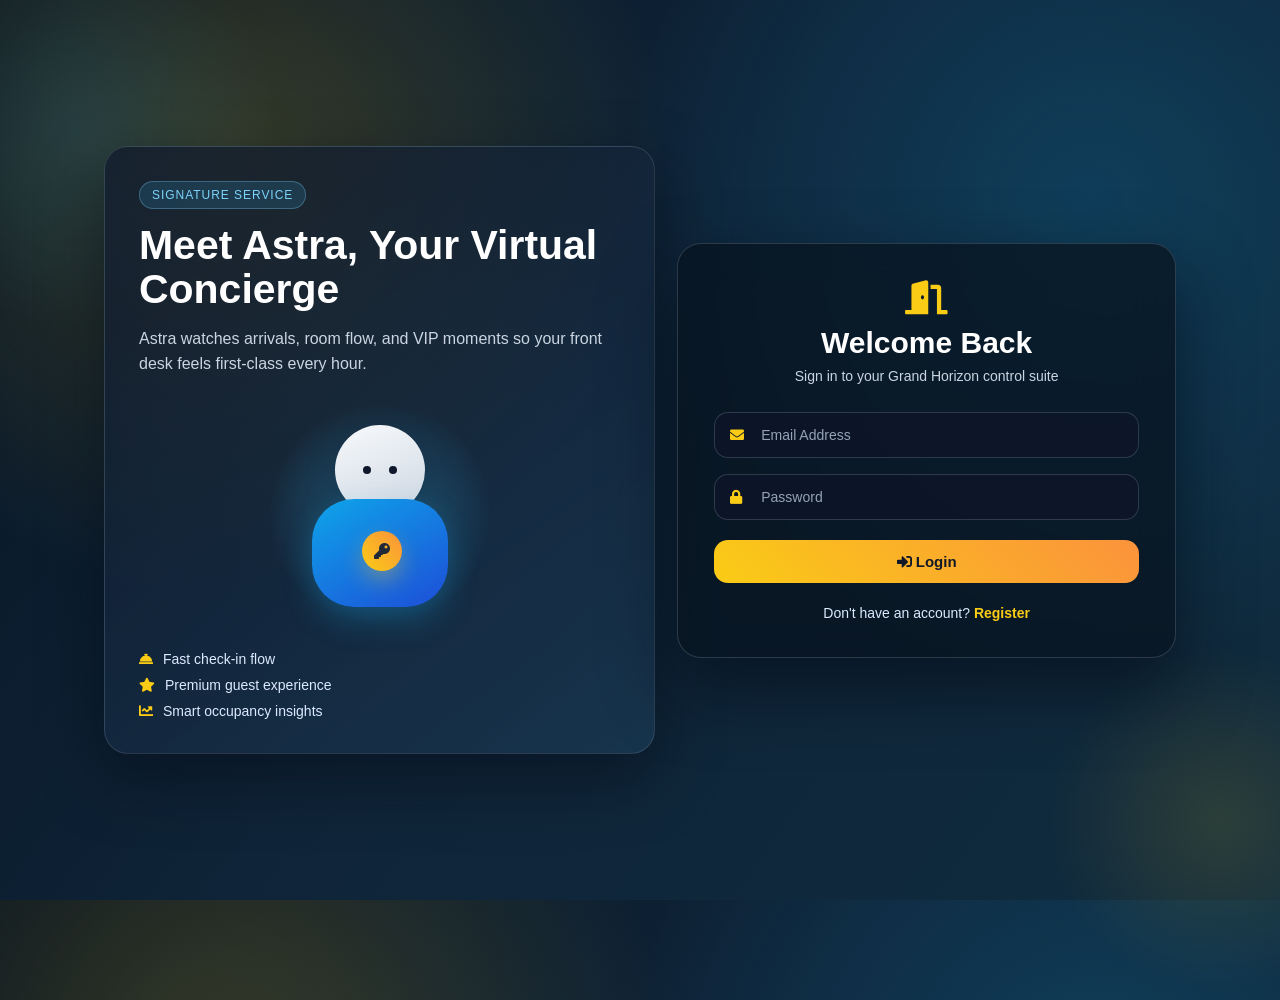
<file: index.html>
<!DOCTYPE html>
<html lang="en">
<head>
<meta charset="UTF-8">
<meta name="viewport" content="width=device-width, initial-scale=1.0">
<title>Dashboard - Grand Horizon</title>

<link rel="stylesheet" href="assests/css/style.css">
<link rel="stylesheet" href="assests/css/fontawesome/css/all.css">

</head>
<body class="dashboard-page" data-protected="true">

<div class="app">

    <aside class="sidebar">

        <div class="logo">
            <i class="fas fa-hotel"></i>
            <span>Grand Horizon</span>
        </div>

        <ul class="menu">
            <li class="active"><a href="index.html"><i class="fas fa-chart-line"></i> Dashboard</a></li>
            <li><a href="rooms.html"><i class="fas fa-bed"></i> Rooms</a></li>
            <li><a href="bookings.html"><i class="fas fa-calendar-check"></i> Bookings</a></li>
            <li><a href="customers.html"><i class="fas fa-users"></i> Customers</a></li>
            <li><a href="settings.html"><i class="fas fa-cog"></i> Settings</a></li>
        </ul>

        <div class="logout">
            <a class="logout-link" href="auth/login.html">
                <i class="fas fa-sign-out-alt"></i> Logout
            </a>
        </div>

    </aside>

    <div class="main">

        <header class="topbar">
            <button id="toggleSidebar"><i class="fas fa-bars"></i></button>
            <h2>Dashboard Overview</h2>
            <div class="topbar-meta" id="liveDateTime">--</div>
        </header>

        <section class="content">
            <div class="dash-bg" aria-hidden="true">
                <span class="orb orb-a"></span>
                <span class="orb orb-b"></span>
                <span class="orb orb-c"></span>
                <span class="grid-lines"></span>
            </div>
            <div class="dashboard-hero">
                <div>
                    <p class="hero-eyebrow">Grand Horizon Control Center</p>
                    <h1>Welcome back, Hotel Admin</h1>
                    <p class="hero-text">Track rooms, bookings, and revenue from one clear dashboard.</p>
                </div>
                <a class="hero-link" href="bookings.html">
                    <i class="fas fa-plus-circle"></i> Create Booking
                </a>
            </div>

            <div class="dashboard-layout">
                <div class="cards">
                    <div class="card">
                        <i class="fas fa-bed"></i>
                        <h3 id="metricRooms">0</h3>
                        <p>Total Rooms</p>
                    </div>

                    <div class="card">
                        <i class="fas fa-calendar-check"></i>
                        <h3 id="metricBookings">0</h3>
                        <p>Active Bookings</p>
                    </div>

                    <div class="card">
                        <i class="fas fa-users"></i>
                        <h3 id="metricCustomers">0</h3>
                        <p>Customers</p>
                    </div>

                    <div class="card">
                        <i class="fas fa-dollar-sign"></i>
                        <h3 id="metricRevenue">$0</h3>
                        <p>Revenue</p>
                    </div>
                </div>

                <div class="panel pulse-panel">
                    <h3 class="panel-title">Today Highlights</h3>
                    <ul class="highlight-list">
                        <li><i class="fas fa-star"></i> VIP arrivals expected: <strong>3</strong></li>
                        <li><i class="fas fa-clock"></i> Check-ins pending: <strong>7</strong></li>
                        <li><i class="fas fa-broom"></i> Rooms to service: <strong>5</strong></li>
                        <li><i class="fas fa-bell"></i> Front desk alerts: <strong>2</strong></li>
                    </ul>
                    <a class="panel-link" href="rooms.html">Open Room Manager <i class="fas fa-arrow-right"></i></a>
                </div>
            </div>

            <div class="insight-grid">
                <div class="panel insight-panel">
                    <h3 class="panel-title">Performance Snapshot</h3>
                    <div class="kpi-list">
                        <div class="kpi-item">
                            <div class="kpi-head">
                                <span>Occupancy</span>
                                <strong id="insightOccupancy">0%</strong>
                            </div>
                            <div class="kpi-track"><span id="insightOccupancyBar"></span></div>
                        </div>
                        <div class="kpi-item">
                            <div class="kpi-head">
                                <span>VIP Guests</span>
                                <strong id="insightVip">0%</strong>
                            </div>
                            <div class="kpi-track"><span id="insightVipBar"></span></div>
                        </div>
                        <div class="kpi-item">
                            <div class="kpi-head">
                                <span>Avg. Stay</span>
                                <strong id="insightStay">0 nights</strong>
                            </div>
                            <div class="kpi-track"><span id="insightStayBar"></span></div>
                        </div>
                    </div>
                </div>

                <div class="panel">
                    <h3 class="panel-title">Recent Bookings</h3>
                    <table class="table compact-table">
                        <thead>
                            <tr>
                                <th>ID</th>
                                <th>Guest</th>
                                <th>Room</th>
                                <th>Check-in</th>
                            </tr>
                        </thead>
                        <tbody id="recentBookingsBody"></tbody>
                    </table>
                </div>
            </div>

        </section>

    </div>

</div>

<script src="js/auth.js"></script>
<script src="js/apps.js"></script>

</body>
</html>
</file>
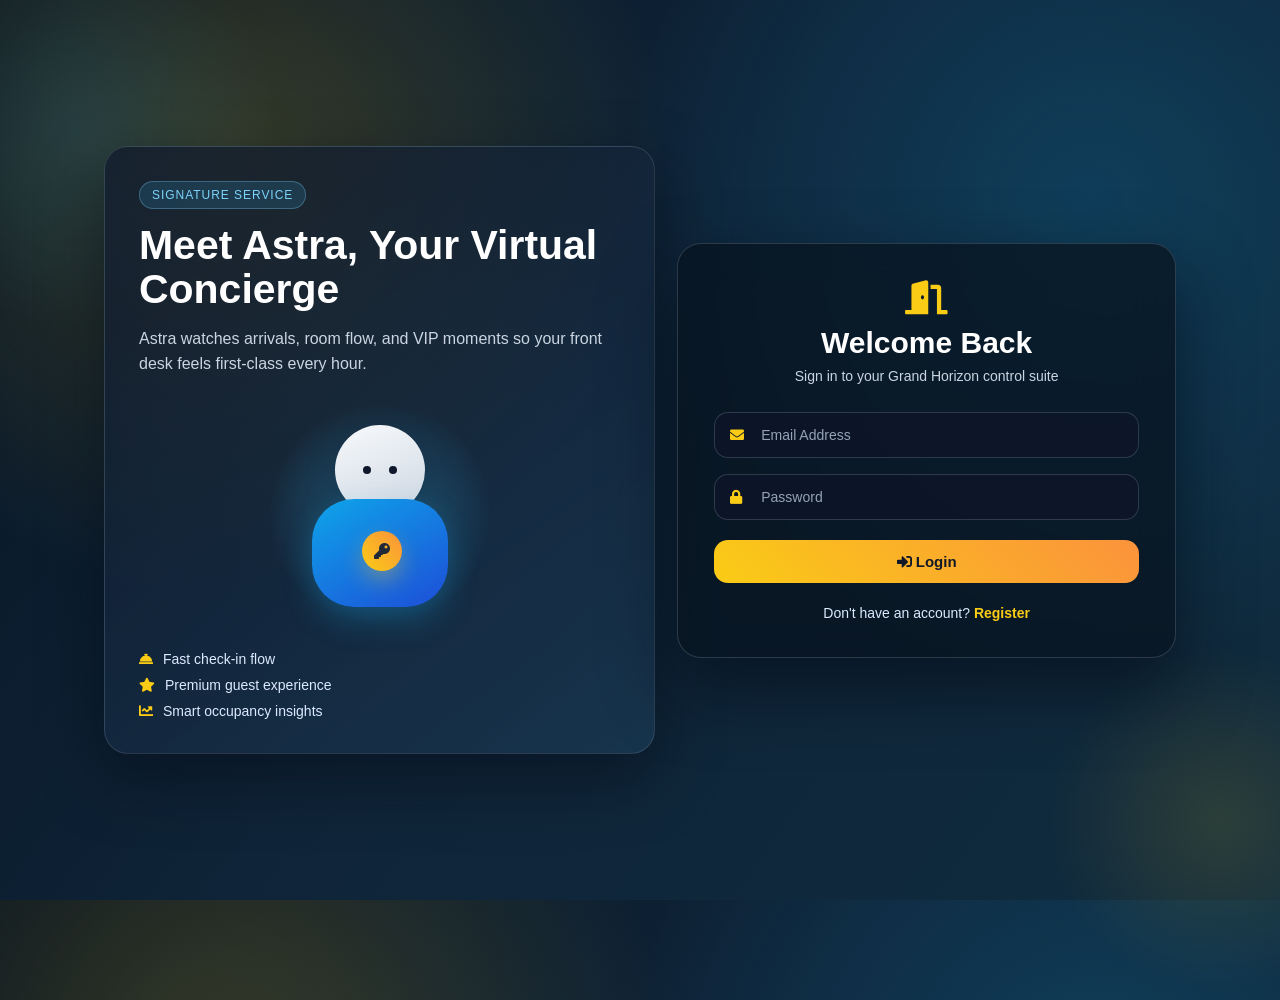
<file: bookings.html>
<!DOCTYPE html>
<html lang="en">
<head>
<meta charset="UTF-8">
<meta name="viewport" content="width=device-width, initial-scale=1.0">
<title>Bookings - Grand Horizon</title>
<link rel="stylesheet" href="assests/css/style.css">
<link rel="stylesheet" href="assests/css/fontawesome/css/all.css">
</head>
<body data-protected="true">
<div class="app">
    <aside class="sidebar">
        <div class="logo">
            <i class="fas fa-hotel"></i>
            <span>Grand Horizon</span>
        </div>

        <ul class="menu">
            <li><a href="index.html"><i class="fas fa-chart-line"></i> Dashboard</a></li>
            <li><a href="rooms.html"><i class="fas fa-bed"></i> Rooms</a></li>
            <li class="active"><a href="bookings.html"><i class="fas fa-calendar-check"></i> Bookings</a></li>
            <li><a href="customers.html"><i class="fas fa-users"></i> Customers</a></li>
            <li><a href="settings.html"><i class="fas fa-cog"></i> Settings</a></li>
        </ul>

        <div class="logout">
            <a class="logout-link" href="auth/login.html"><i class="fas fa-sign-out-alt"></i> Logout</a>
        </div>
    </aside>

    <div class="main">
        <header class="topbar">
            <button id="toggleSidebar"><i class="fas fa-bars"></i></button>
            <h2>Bookings</h2>
        </header>

        <section class="content">
            <div class="page-header">
                <div class="section-intro">
                    <p class="section-kicker">Front Desk</p>
                    <h3 class="section-title">Reservations</h3>
                    <p class="section-note">Control guest stays, avoid conflicts, and keep occupancy smooth.</p>
                </div>
                <div class="stat-strip">
                    <span class="stat-chip"><i class="fas fa-calendar-check"></i> Booking Flow</span>
                    <span class="stat-chip"><i class="fas fa-shield"></i> Conflict Guard</span>
                </div>
            </div>

            <div class="panel">
                <div class="panel-head">
                    <h4>Reservation Desk</h4>
                    <p>Assign guest and room, then set the stay period.</p>
                </div>

                <div class="toolbar-row">
                    <input id="bookingsSearch" type="text" placeholder="Search booking ID, guest, or room">
                    <span class="stat-chip"><i class="fas fa-filter"></i> Live Search</span>
                </div>

                <form id="bookingForm" class="inline-form">
                    <input id="bookingEditId" type="hidden">
                    <select id="bookingCustomer" required>
                        <option value="">Customer</option>
                    </select>
                    <select id="bookingRoom" required>
                        <option value="">Room</option>
                    </select>
                    <input id="bookingCheckIn" type="date" required>
                    <input id="bookingCheckOut" type="date" required>
                    <button id="bookingSubmitBtn" type="submit" class="primary-btn">New Booking</button>
                    <button id="bookingCancelBtn" type="button" class="secondary-btn">Cancel</button>
                </form>

                <div class="table-shell">
                    <table class="table">
                        <thead>
                            <tr>
                                <th>Booking ID</th>
                                <th>Guest</th>
                                <th>Room</th>
                                <th>Check-in</th>
                                <th>Check-out</th>
                                <th>Action</th>
                            </tr>
                        </thead>
                        <tbody id="bookingsTableBody"></tbody>
                    </table>
                </div>
            </div>
        </section>
    </div>
</div>

<script src="js/auth.js"></script>
<script src="js/apps.js"></script>
</body>
</html>
</file>
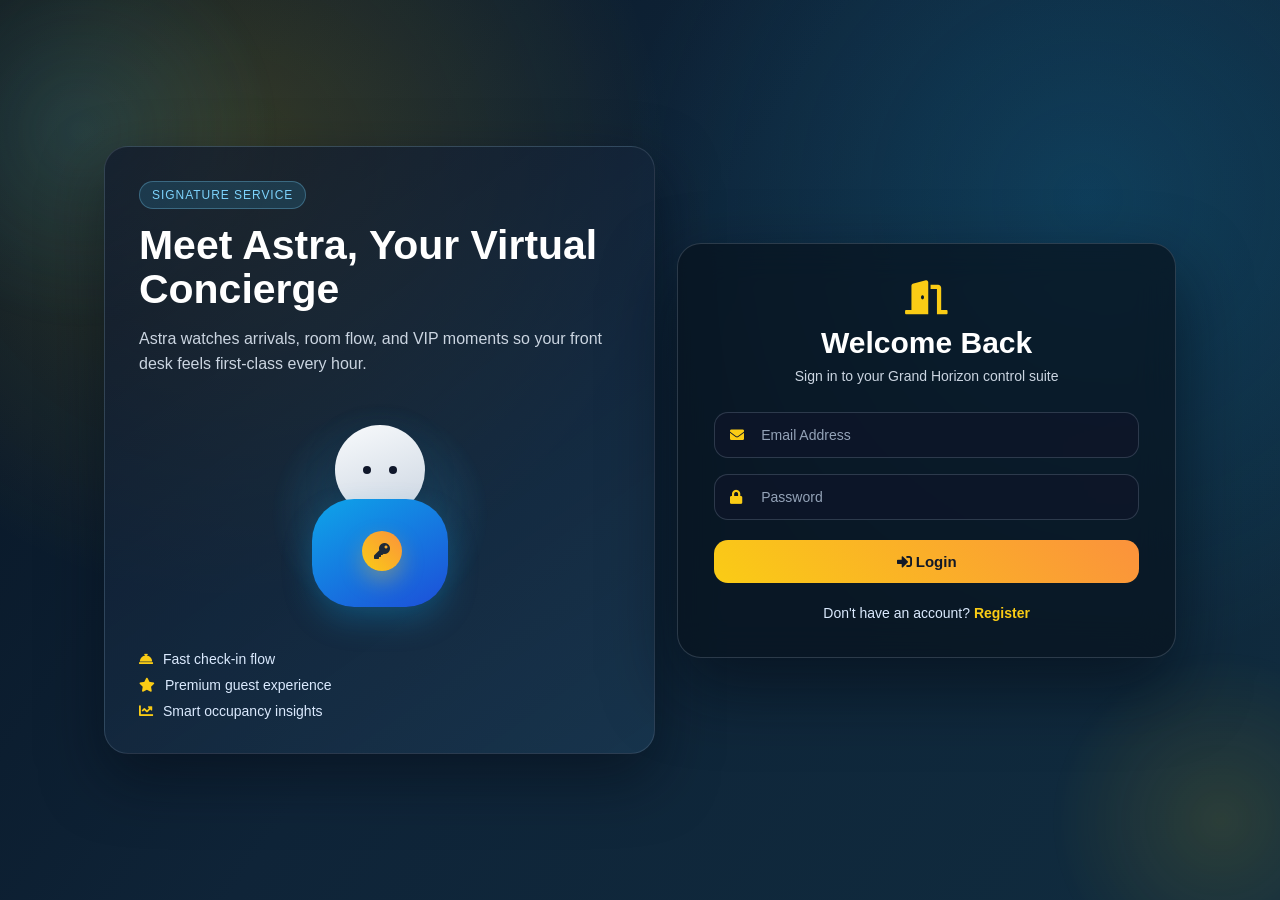
<file: customers.html>
<!DOCTYPE html>
<html lang="en">
<head>
<meta charset="UTF-8">
<meta name="viewport" content="width=device-width, initial-scale=1.0">
<title>Customers - Grand Horizon</title>
<link rel="stylesheet" href="assests/css/style.css">
<link rel="stylesheet" href="assests/css/fontawesome/css/all.css">
</head>
<body data-protected="true">
<div class="app">
    <aside class="sidebar">
        <div class="logo">
            <i class="fas fa-hotel"></i>
            <span>Grand Horizon</span>
        </div>

        <ul class="menu">
            <li><a href="index.html"><i class="fas fa-chart-line"></i> Dashboard</a></li>
            <li><a href="rooms.html"><i class="fas fa-bed"></i> Rooms</a></li>
            <li><a href="bookings.html"><i class="fas fa-calendar-check"></i> Bookings</a></li>
            <li class="active"><a href="customers.html"><i class="fas fa-users"></i> Customers</a></li>
            <li><a href="settings.html"><i class="fas fa-cog"></i> Settings</a></li>
        </ul>

        <div class="logout">
            <a class="logout-link" href="auth/login.html"><i class="fas fa-sign-out-alt"></i> Logout</a>
        </div>
    </aside>

    <div class="main">
        <header class="topbar">
            <button id="toggleSidebar"><i class="fas fa-bars"></i></button>
            <h2>Customers</h2>
        </header>

        <section class="content">
            <div class="page-header">
                <div class="section-intro">
                    <p class="section-kicker">Guests</p>
                    <h3 class="section-title">Guest Directory</h3>
                    <p class="section-note">Maintain your customer list and guest tiers with clean, quick access.</p>
                </div>
                <div class="stat-strip">
                    <span class="stat-chip"><i class="fas fa-users"></i> Guest Records</span>
                    <span class="stat-chip"><i class="fas fa-star"></i> VIP Tracking</span>
                </div>
            </div>

            <div class="panel">
                <div class="panel-head">
                    <h4>Customer Editor</h4>
                    <p>Add guests and maintain contact profiles for repeat bookings.</p>
                </div>

                <div class="toolbar-row">
                    <input id="customersSearch" type="text" placeholder="Search by name, email, or phone">
                    <select id="customersStatusFilter">
                        <option value="">All Status</option>
                        <option>Regular</option>
                        <option>VIP</option>
                    </select>
                </div>

                <form id="customerForm" class="inline-form">
                    <input id="customerEditId" type="hidden">
                    <input id="customerName" type="text" placeholder="Full name" required>
                    <input id="customerEmail" type="email" placeholder="Email" required>
                    <input id="customerPhone" type="text" placeholder="Phone" required>
                    <select id="customerStatus" required>
                        <option value="">Status</option>
                        <option>Regular</option>
                        <option>VIP</option>
                    </select>
                    <button id="customerSubmitBtn" type="submit" class="primary-btn">Add Customer</button>
                    <button id="customerCancelBtn" type="button" class="secondary-btn">Cancel</button>
                </form>

                <div class="table-shell">
                    <table class="table">
                        <thead>
                            <tr>
                                <th>Name</th>
                                <th>Email</th>
                                <th>Phone</th>
                                <th>Status</th>
                                <th>Action</th>
                            </tr>
                        </thead>
                        <tbody id="customersTableBody"></tbody>
                    </table>
                </div>
            </div>
        </section>
    </div>
</div>

<script src="js/auth.js"></script>
<script src="js/apps.js"></script>
</body>
</html>
</file>
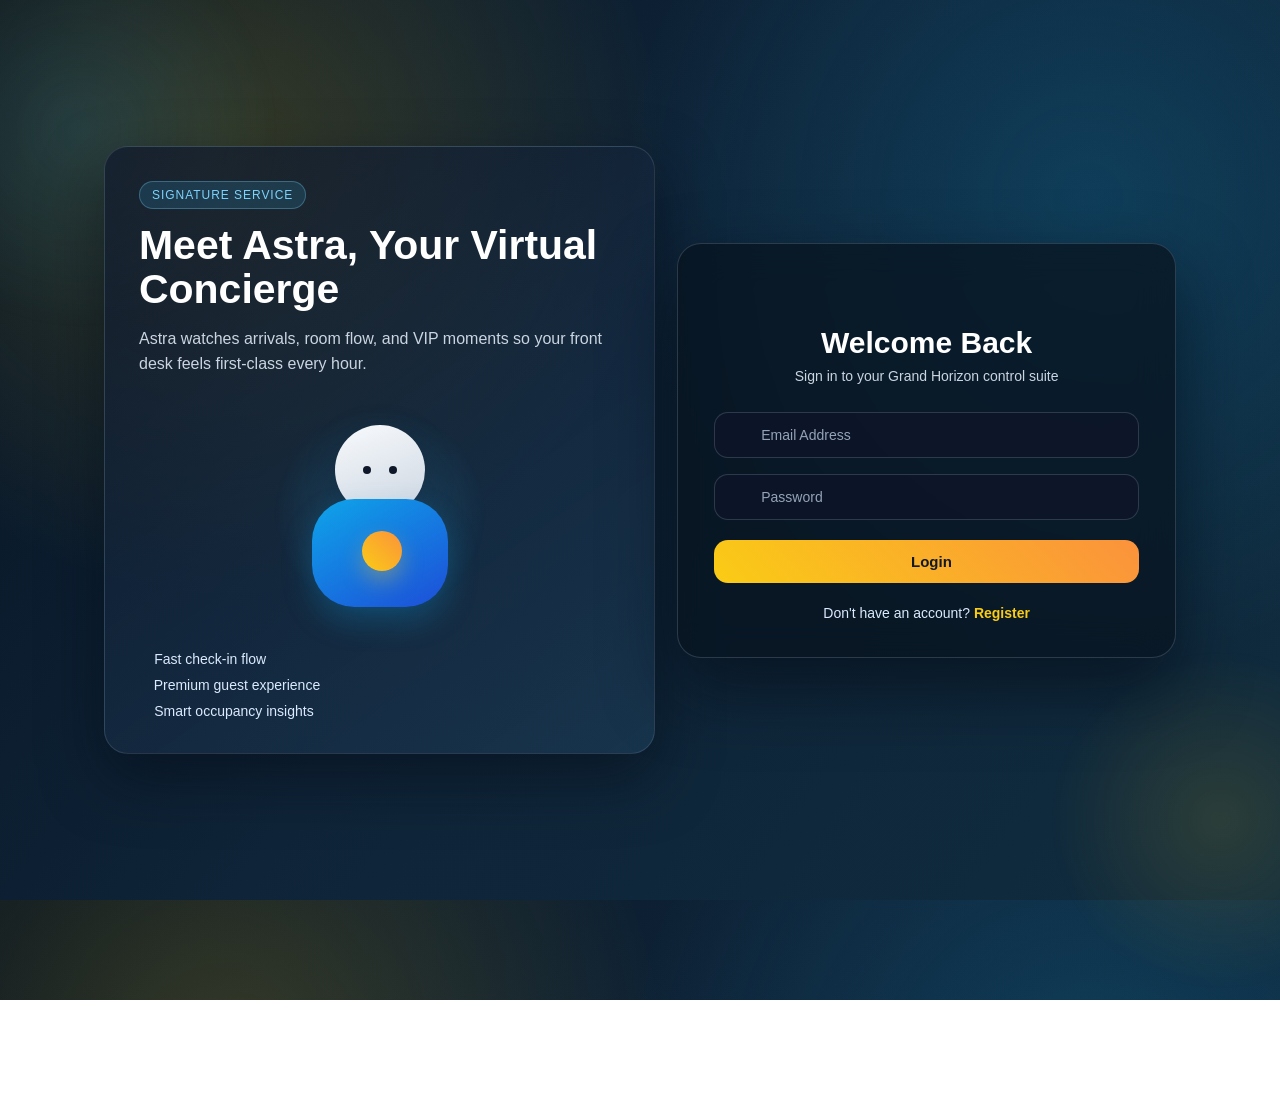
<file: dashboard.html>
<!DOCTYPE html>
<html lang="en">
<head>
<meta charset="UTF-8">
<meta http-equiv="refresh" content="0;url=../index.html">
<title>Redirecting...</title>
</head>
<body>
<p>Redirecting to dashboard...</p>
</body>
</html>
</file>
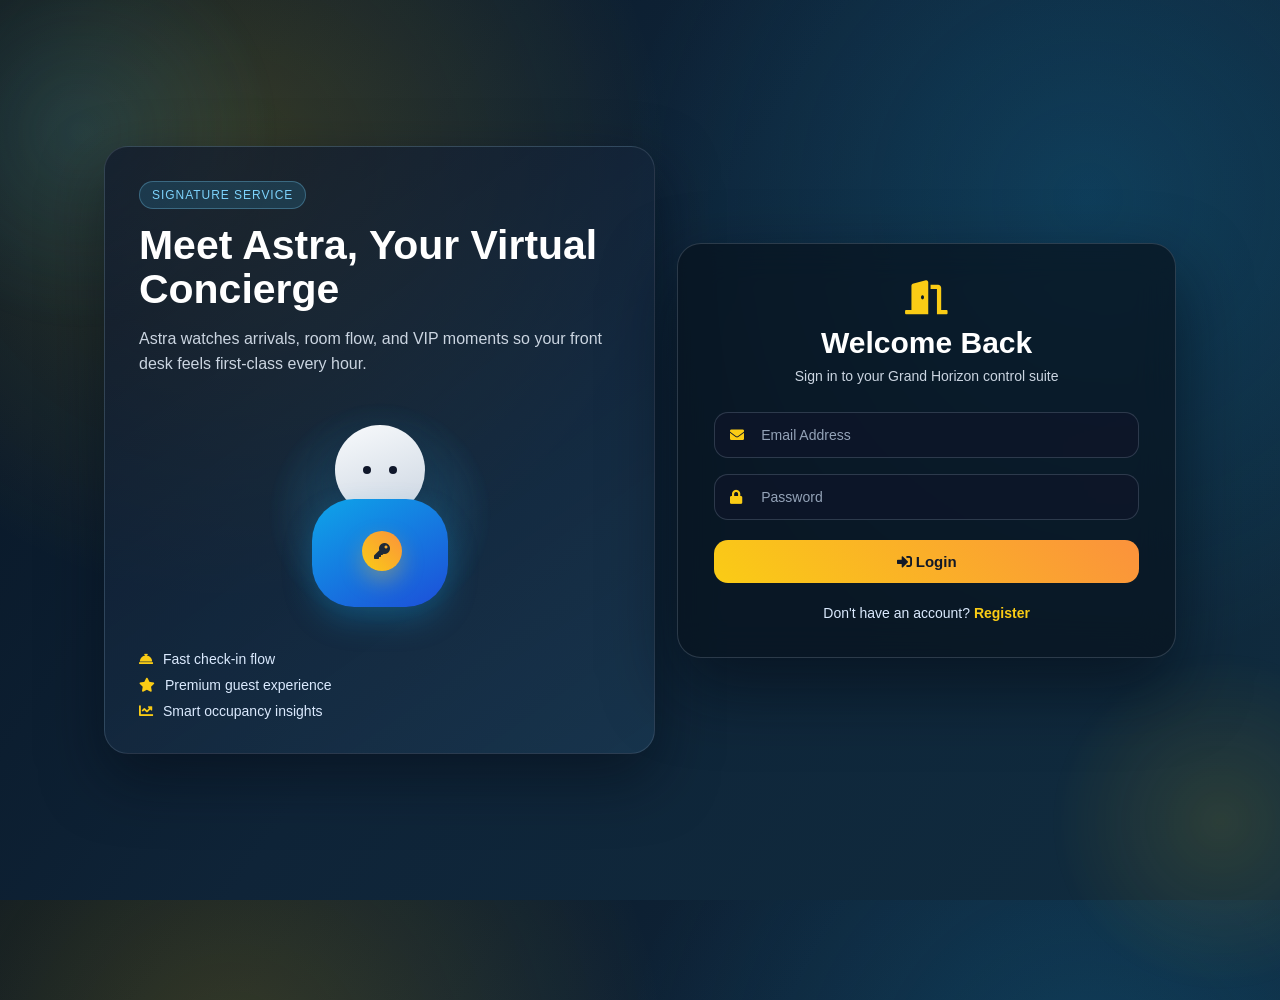
<file: rooms.html>
<!DOCTYPE html>
<html lang="en">
<head>
<meta charset="UTF-8">
<meta name="viewport" content="width=device-width, initial-scale=1.0">
<title>Rooms - Grand Horizon</title>
<link rel="stylesheet" href="assests/css/style.css">
<link rel="stylesheet" href="assests/css/fontawesome/css/all.css">
</head>
<body data-protected="true">
<div class="app">
    <aside class="sidebar">
        <div class="logo">
            <i class="fas fa-hotel"></i>
            <span>Grand Horizon</span>
        </div>

        <ul class="menu">
            <li><a href="index.html"><i class="fas fa-chart-line"></i> Dashboard</a></li>
            <li class="active"><a href="rooms.html"><i class="fas fa-bed"></i> Rooms</a></li>
            <li><a href="bookings.html"><i class="fas fa-calendar-check"></i> Bookings</a></li>
            <li><a href="customers.html"><i class="fas fa-users"></i> Customers</a></li>
            <li><a href="settings.html"><i class="fas fa-cog"></i> Settings</a></li>
        </ul>

        <div class="logout">
            <a class="logout-link" href="auth/login.html"><i class="fas fa-sign-out-alt"></i> Logout</a>
        </div>
    </aside>

    <div class="main">
        <header class="topbar">
            <button id="toggleSidebar"><i class="fas fa-bars"></i></button>
            <h2>Rooms</h2>
        </header>

        <section class="content">
            <div class="page-header">
                <div class="section-intro">
                    <p class="section-kicker">Operations</p>
                    <h3 class="section-title">Room Inventory</h3>
                    <p class="section-note">Manage categories, availability, and nightly pricing in one place.</p>
                </div>
                <div class="stat-strip">
                    <span class="stat-chip"><i class="fas fa-bed"></i> Inventory Board</span>
                    <span class="stat-chip"><i class="fas fa-magic"></i> Smart Status</span>
                </div>
            </div>

            <div class="panel">
                <div class="panel-head">
                    <h4>Room Editor</h4>
                    <p>Create new rooms or update existing ones instantly.</p>
                </div>

                <div class="toolbar-row">
                    <input id="roomsSearch" type="text" placeholder="Search room number or type">
                    <select id="roomsStatusFilter">
                        <option value="">All Status</option>
                        <option>Available</option>
                        <option>Occupied</option>
                        <option>Maintenance</option>
                    </select>
                </div>

                <form id="roomForm" class="inline-form">
                    <input id="roomEditId" type="hidden">
                    <input id="roomNumber" type="text" placeholder="Room #" required>
                    <select id="roomType" required>
                        <option value="">Type</option>
                        <option>Standard</option>
                        <option>Deluxe</option>
                        <option>Suite</option>
                    </select>
                    <select id="roomStatus" required>
                        <option value="">Status</option>
                        <option>Available</option>
                        <option>Occupied</option>
                        <option>Maintenance</option>
                    </select>
                    <input id="roomPrice" type="number" min="1" placeholder="Price" required>
                    <button id="roomSubmitBtn" type="submit" class="primary-btn">Add Room</button>
                    <button id="roomCancelBtn" type="button" class="secondary-btn">Cancel</button>
                </form>

                <div class="table-shell">
                    <table class="table">
                        <thead>
                            <tr>
                                <th>Room</th>
                                <th>Type</th>
                                <th>Status</th>
                                <th>Price/Night</th>
                                <th>Action</th>
                            </tr>
                        </thead>
                        <tbody id="roomsTableBody"></tbody>
                    </table>
                </div>
            </div>
        </section>
    </div>
</div>

<script src="js/auth.js"></script>
<script src="js/apps.js"></script>
</body>
</html>
</file>
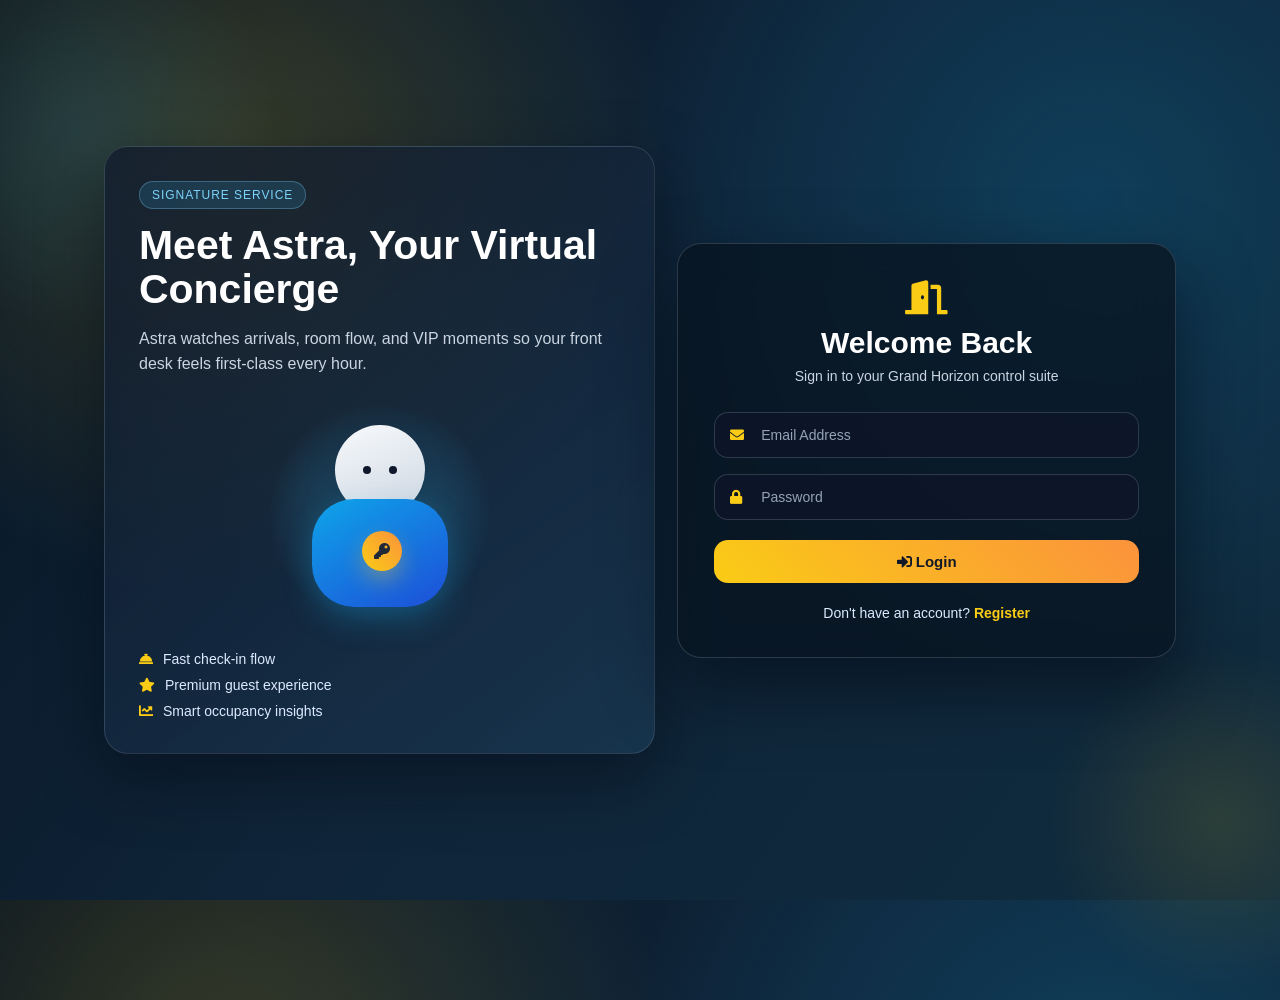
<file: settings.html>
<!DOCTYPE html>
<html lang="en">
<head>
<meta charset="UTF-8">
<meta name="viewport" content="width=device-width, initial-scale=1.0">
<title>Settings - Grand Horizon</title>
<link rel="stylesheet" href="assests/css/style.css">
<link rel="stylesheet" href="assests/css/fontawesome/css/all.css">
</head>
<body data-protected="true">
<div class="app">
    <aside class="sidebar">
        <div class="logo">
            <i class="fas fa-hotel"></i>
            <span>Grand Horizon</span>
        </div>

        <ul class="menu">
            <li><a href="index.html"><i class="fas fa-chart-line"></i> Dashboard</a></li>
            <li><a href="rooms.html"><i class="fas fa-bed"></i> Rooms</a></li>
            <li><a href="bookings.html"><i class="fas fa-calendar-check"></i> Bookings</a></li>
            <li><a href="customers.html"><i class="fas fa-users"></i> Customers</a></li>
            <li class="active"><a href="settings.html"><i class="fas fa-cog"></i> Settings</a></li>
        </ul>

        <div class="logout">
            <a class="logout-link" href="auth/login.html"><i class="fas fa-sign-out-alt"></i> Logout</a>
        </div>
    </aside>

    <div class="main">
        <header class="topbar">
            <button id="toggleSidebar"><i class="fas fa-bars"></i></button>
            <h2>Settings</h2>
        </header>

        <section class="content">
            <div class="page-header">
                <div class="section-intro">
                    <p class="section-kicker">Configuration</p>
                    <h3 class="section-title">Hotel Settings</h3>
                    <p class="section-note">Tune your property profile, operations defaults, and workflow preferences.</p>
                </div>
                <div class="stat-strip">
                    <span class="stat-chip"><i class="fas fa-sliders-h"></i> System Controls</span>
                    <span class="stat-chip"><i class="fas fa-shield-alt"></i> Security Ready</span>
                </div>
            </div>

            <div class="settings-layout">
                <div class="panel">
                    <h3 class="panel-title">Hotel Preferences</h3>
                    <form id="settingsForm" class="settings-form">
                        <label>
                            Hotel Name
                            <input id="settingsHotelName" type="text" value="Grand Horizon">
                        </label>
                        <label>
                            Contact Email
                            <input id="settingsContactEmail" type="email" value="info@grandhorizon.com">
                        </label>
                        <label>
                            Currency
                            <select id="settingsCurrency">
                                <option selected>USD</option>
                                <option>EUR</option>
                                <option>GBP</option>
                            </select>
                        </label>
                        <button id="settingsSaveBtn" type="submit" class="primary-btn">Save Changes</button>
                    </form>
                </div>

                <div class="panel">
                    <h3 class="panel-title">Operational Toggles</h3>
                    <div class="toggle-list">
                        <label class="toggle-item">
                            <span>
                                <strong>Auto-confirm bookings</strong>
                                <small>Approve reservations instantly when data is valid.</small>
                            </span>
                            <input id="settingsAutoConfirm" type="checkbox" checked>
                        </label>
                        <label class="toggle-item">
                            <span>
                                <strong>VIP arrival alerts</strong>
                                <small>Show notifications for upcoming VIP check-ins.</small>
                            </span>
                            <input id="settingsVipAlerts" type="checkbox" checked>
                        </label>
                        <label class="toggle-item">
                            <span>
                                <strong>Maintenance reminders</strong>
                                <small>Flag rooms that need inspection after checkout.</small>
                            </span>
                            <input id="settingsMaintenanceReminders" type="checkbox">
                        </label>
                    </div>
                </div>
            </div>
        </section>
    </div>
</div>

<script src="js/auth.js"></script>
<script src="js/apps.js"></script>
</body>
</html>
</file>
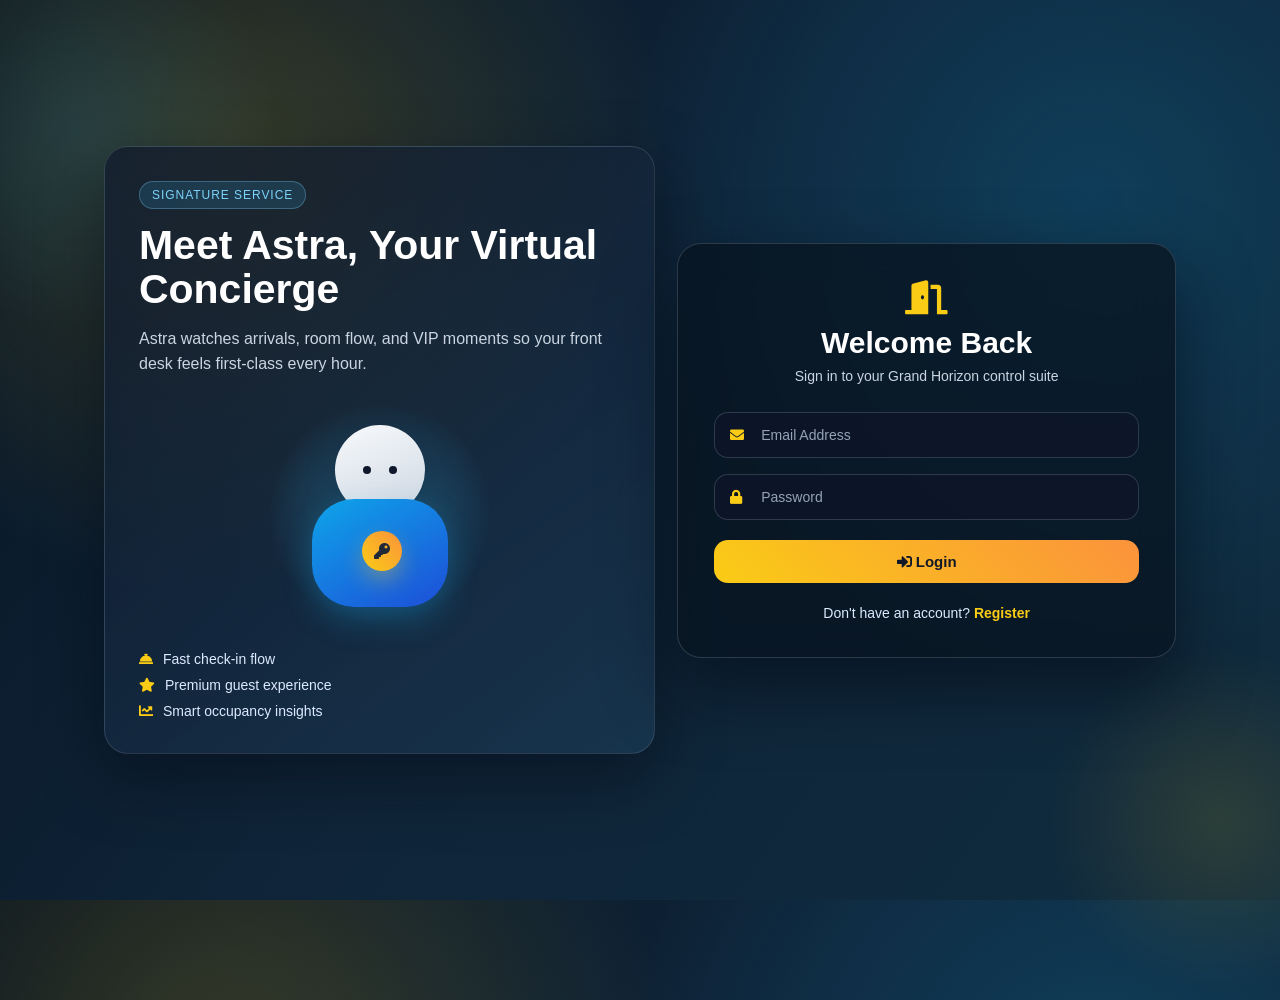
<file: auth/login.html>
<!DOCTYPE html>
<html lang="en">
<head>
<meta charset="UTF-8">
<meta name="viewport" content="width=device-width, initial-scale=1.0">
<title>Login - Grand Horizon</title>

<link rel="stylesheet" href="../assests/css/auth.css">
<link rel="stylesheet" href="../assests/css/fontawesome/css/all.css">

</head>
<body class="auth-body">

<div class="auth-wrapper">
    <section class="auth-scene">
        <p class="scene-tag">Signature Service</p>
        <h1>Meet Astra, Your Virtual Concierge</h1>
        <p class="scene-copy">Astra watches arrivals, room flow, and VIP moments so your front desk feels first-class every hour.</p>

        <div class="concierge">
            <div class="concierge-halo"></div>
            <div class="concierge-head">
                <span class="eye"></span>
                <span class="eye"></span>
            </div>
            <div class="concierge-body"></div>
            <div class="concierge-badge"><i class="fas fa-key"></i></div>
        </div>

        <div class="scene-bullets">
            <span><i class="fas fa-concierge-bell"></i> Fast check-in flow</span>
            <span><i class="fas fa-star"></i> Premium guest experience</span>
            <span><i class="fas fa-chart-line"></i> Smart occupancy insights</span>
        </div>
    </section>

    <div class="auth-card">

        <div class="auth-header">
            <i class="fas fa-door-open"></i>
            <h2>Welcome Back</h2>
            <p>Sign in to your Grand Horizon control suite</p>
        </div>

        <form id="loginForm">

            <div class="input-group">
                <i class="fas fa-envelope"></i>
                <input id="loginEmail" type="email" placeholder="Email Address" required>
            </div>

            <div class="input-group">
                <i class="fas fa-lock"></i>
                <input id="loginPassword" type="password" placeholder="Password" required>
            </div>

            <button type="submit" class="auth-btn">
                <i class="fas fa-sign-in-alt"></i> Login
            </button>

        </form>

        <div class="auth-footer">
            Don't have an account?
            <a href="register.html">Register</a>
        </div>

    </div>

</div>

<script src="../js/auth.js"></script>
</body>
</html>
</file>
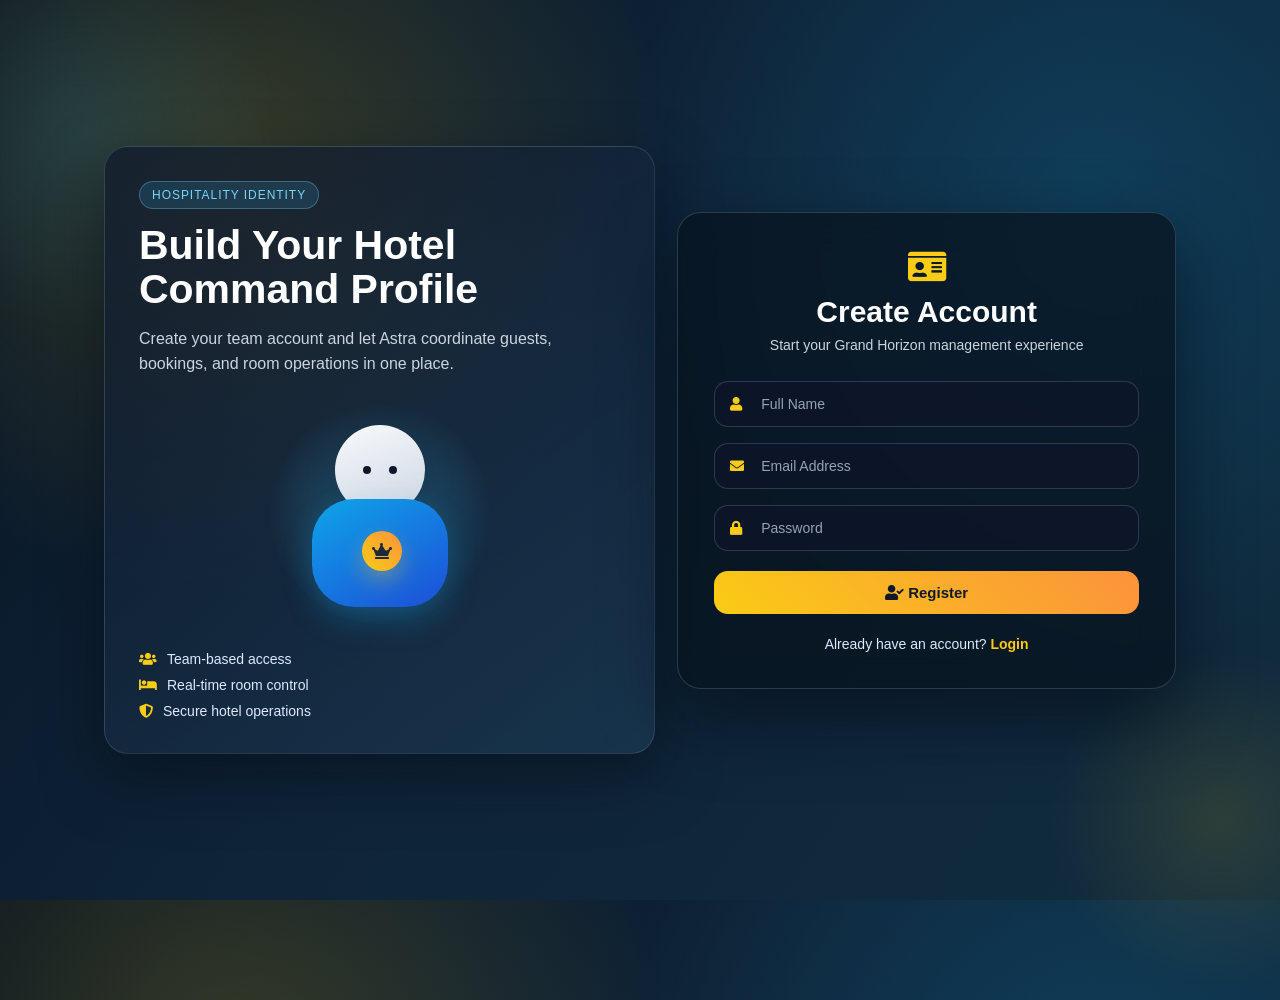
<file: auth/register.html>
<!DOCTYPE html>
<html lang="en">
<head>
<meta charset="UTF-8">
<meta name="viewport" content="width=device-width, initial-scale=1.0">
<title>Register - Grand Horizon</title>

<link rel="stylesheet" href="../assests/css/auth.css">
<link rel="stylesheet" href="../assests/css/fontawesome/css/all.css">

</head>
<body class="auth-body">

<div class="auth-wrapper">
    <section class="auth-scene">
        <p class="scene-tag">Hospitality Identity</p>
        <h1>Build Your Hotel Command Profile</h1>
        <p class="scene-copy">Create your team account and let Astra coordinate guests, bookings, and room operations in one place.</p>

        <div class="concierge">
            <div class="concierge-halo"></div>
            <div class="concierge-head">
                <span class="eye"></span>
                <span class="eye"></span>
            </div>
            <div class="concierge-body"></div>
            <div class="concierge-badge"><i class="fas fa-crown"></i></div>
        </div>

        <div class="scene-bullets">
            <span><i class="fas fa-users"></i> Team-based access</span>
            <span><i class="fas fa-bed"></i> Real-time room control</span>
            <span><i class="fas fa-shield-alt"></i> Secure hotel operations</span>
        </div>
    </section>

    <div class="auth-card">

        <div class="auth-header">
            <i class="fas fa-id-card"></i>
            <h2>Create Account</h2>
            <p>Start your Grand Horizon management experience</p>
        </div>

        <form id="registerForm">

            <div class="input-group">
                <i class="fas fa-user"></i>
                <input id="registerName" type="text" placeholder="Full Name" required>
            </div>

            <div class="input-group">
                <i class="fas fa-envelope"></i>
                <input id="registerEmail" type="email" placeholder="Email Address" required>
            </div>

            <div class="input-group">
                <i class="fas fa-lock"></i>
                <input id="registerPassword" type="password" placeholder="Password" required>
            </div>

            <button type="submit" class="auth-btn">
                <i class="fas fa-user-check"></i> Register
            </button>

        </form>

        <div class="auth-footer">
            Already have an account?
            <a href="login.html">Login</a>
        </div>

    </div>

</div>

<script src="../js/auth.js"></script>
</body>
</html>
</file>
<file: assests/css/style.css>
/* ========================
   GLOBAL
======================== */
*{
    margin:0;
    padding:0;
    box-sizing:border-box;
    font-family:'Poppins', sans-serif;
}

:root{
    --radius-md: 10px;
    --radius-lg: 14px;
    --focus-ring: 0 0 0 3px rgba(56,189,248,0.26);
    --motion-fast: 0.2s ease;
    --motion-base: 0.3s ease;
}

body{
    background:#0f172a;
    color:white;
}

.dashboard-page{
    background:
        radial-gradient(circle at 12% 18%, rgba(125,211,252,0.24), transparent 28%),
        radial-gradient(circle at 86% 12%, rgba(250,204,21,0.2), transparent 30%),
        radial-gradient(circle at 82% 82%, rgba(20,184,166,0.18), transparent 34%),
        linear-gradient(125deg,#040c18,#0a1f34 42%, #0f3243);
    background-size:100% 100%;
    animation:bgShift 12s ease-in-out infinite alternate;
}

@keyframes bgShift{
    0%{
        background-position:0% 0%, 100% 0%, 100% 100%, 50% 50%;
    }
    100%{
        background-position:8% 6%, 92% 2%, 95% 92%, 45% 55%;
    }
}

/* ========================
   APP LAYOUT
======================== */
.app{
    display:flex;
    min-height:100vh;
}

/* ========================
   SIDEBAR
======================== */
.sidebar{
    width:250px;
    background:
        linear-gradient(165deg, rgba(9,18,32,0.98), rgba(15,35,55,0.96) 58%, rgba(28,54,79,0.94)),
        radial-gradient(circle at 0% 0%, rgba(56,189,248,0.22), transparent 38%);
    display:flex;
    flex-direction:column;
    justify-content:space-between;
    padding:20px;
    transition:var(--motion-base);
    border-right:1px solid rgba(148,163,184,0.25);
    box-shadow:inset -1px 0 0 rgba(255,255,255,0.05), 18px 0 36px rgba(2,8,23,0.45);
    backdrop-filter:blur(6px);
}

.sidebar.collapsed{
    width:80px;
}

.sidebar.collapsed .logo span{
    display:none;
}

.sidebar.collapsed .menu li a,
.sidebar.collapsed .logout a{
    justify-content:center;
    font-size:0;
}

.sidebar.collapsed .menu li a i,
.sidebar.collapsed .logout a i{
    font-size:18px;
    margin:0;
}

.logo{
    display:flex;
    align-items:center;
    gap:10px;
    font-size:20px;
    font-weight:bold;
    margin-bottom:30px;
    letter-spacing:0.02em;
}

.logo i{
    color:#facc15;
    background:rgba(250,204,21,0.14);
    border:1px solid rgba(250,204,21,0.35);
    width:34px;
    height:34px;
    border-radius:10px;
    display:grid;
    place-items:center;
}

.menu{
    list-style:none;
}

.menu li{
    margin-bottom:15px;
}

.menu li a{
    display:flex;
    align-items:center;
    gap:12px;
    text-decoration:none;
    color:#dbeafe;
    padding:11px 12px;
    border-radius:10px;
    transition:var(--motion-fast);
    border:1px solid transparent;
}

.menu li a:hover{
    background:rgba(30,58,89,0.6);
    border-color:rgba(125,211,252,0.25);
    color:white;
    transform:translateX(4px);
}

.menu li.active a{
    background:linear-gradient(45deg,#facc15,#fb923c);
    color:#111827;
    border-color:rgba(251,191,36,0.45);
    box-shadow:0 10px 24px rgba(251,191,36,0.28);
}

.logout a{
    display:flex;
    align-items:center;
    gap:10px;
    color:#fecaca;
    text-decoration:none;
    padding:10px 12px;
    border-radius:10px;
    border:1px solid rgba(248,113,113,0.25);
    background:rgba(127,29,29,0.35);
    transition:var(--motion-fast);
}

.logout a:hover{
    background:rgba(153,27,27,0.55);
    transform:translateY(-1px);
}

/* ========================
   MAIN
======================== */
.main{
    flex:1;
    display:flex;
    flex-direction:column;
}

/* ========================
   TOPBAR
======================== */
.topbar{
    background:#1e293b;
    padding:15px 25px;
    display:flex;
    align-items:center;
    gap:20px;
    min-height:68px;
}

.dashboard-page .topbar{
    background:rgba(15,23,42,0.65);
    backdrop-filter:blur(12px);
    border-bottom:1px solid rgba(148,163,184,0.2);
}

.topbar-meta{
    margin-left:auto;
    color:#bfdbfe;
    font-size:13px;
    background:#0f172a;
    border:1px solid #334155;
    border-radius:999px;
    padding:6px 12px;
}

#toggleSidebar{
    background:none;
    border:none;
    color:white;
    font-size:18px;
    cursor:pointer;
    padding:6px 8px;
    border-radius:8px;
    transition:background var(--motion-fast);
}

#toggleSidebar:hover{
    background:rgba(148,163,184,0.15);
}

/* ========================
   CONTENT
======================== */
.content{
    padding:30px;
    overflow-y:auto;
}

.dashboard-page .content{
    position:relative;
    overflow:hidden;
}

.dash-bg{
    position:absolute;
    inset:0;
    pointer-events:none;
    z-index:0;
}

.dash-bg .orb{
    position:absolute;
    border-radius:50%;
    filter:blur(2px);
    opacity:0.7;
}

.dash-bg .orb-a{
    width:520px;
    height:520px;
    background:radial-gradient(circle, rgba(59,130,246,0.62), rgba(14,165,233,0.2) 42%, transparent 70%);
    top:-160px;
    right:-100px;
    animation:floatOrb 16s ease-in-out infinite;
}

.dash-bg .orb-b{
    width:620px;
    height:620px;
    background:radial-gradient(circle, rgba(250,204,21,0.52), rgba(249,115,22,0.2) 45%, transparent 72%);
    bottom:-260px;
    left:-180px;
    animation:floatOrb 18s ease-in-out infinite reverse;
}

.dash-bg .orb-c{
    width:380px;
    height:380px;
    background:radial-gradient(circle, rgba(16,185,129,0.44), rgba(6,182,212,0.16) 50%, transparent 70%);
    top:38%;
    left:34%;
    animation:floatOrb 13s ease-in-out infinite;
}

.dash-bg .grid-lines{
    position:absolute;
    inset:0;
    background-image:
        linear-gradient(rgba(125,211,252,0.1) 1px, transparent 1px),
        linear-gradient(90deg, rgba(125,211,252,0.1) 1px, transparent 1px);
    background-size:38px 38px;
    mask-image:radial-gradient(circle at 50% 40%, rgba(0,0,0,0.9), rgba(0,0,0,0.2) 68%, transparent 100%);
    opacity:0.55;
    animation:gridDrift 18s linear infinite;
}

@keyframes gridDrift{
    from{ transform:translateY(0); }
    to{ transform:translateY(38px); }
}

.dashboard-page .content > *:not(.dash-bg){
    position:relative;
    z-index:1;
}

@keyframes floatOrb{
    0%,100%{ transform:translateY(0) translateX(0) scale(1); }
    50%{ transform:translateY(30px) translateX(18px) scale(1.08); }
}

.dashboard-hero{
    position:relative;
    background:linear-gradient(120deg,#1e293b,#0b3b46);
    border:1px solid #334155;
    border-radius:16px;
    padding:24px;
    display:flex;
    justify-content:space-between;
    align-items:center;
    gap:20px;
    margin-bottom:22px;
    overflow:hidden;
}

.dashboard-page .dashboard-hero{
    background:linear-gradient(125deg, rgba(7,20,35,0.9), rgba(16,57,82,0.86));
    border:1px solid rgba(148,163,184,0.3);
    box-shadow:0 20px 45px rgba(2,8,23,0.45);
}

.dashboard-hero::after{
    content:"";
    position:absolute;
    width:220px;
    height:220px;
    border-radius:50%;
    background:radial-gradient(circle,rgba(255,215,0,0.2),transparent 65%);
    right:-70px;
    top:-70px;
}

.hero-eyebrow{
    color:#93c5fd;
    font-size:13px;
    letter-spacing:0.08em;
    text-transform:uppercase;
    margin-bottom:8px;
}

.dashboard-hero h1{
    font-size:28px;
    margin-bottom:6px;
}

.hero-text{
    color:#cbd5e1;
}

.hero-link{
    display:inline-flex;
    align-items:center;
    gap:8px;
    text-decoration:none;
    background:linear-gradient(45deg,gold,orange);
    color:#111827;
    font-weight:700;
    padding:10px 14px;
    border-radius:10px;
    white-space:nowrap;
}

.dashboard-layout{
    display:grid;
    grid-template-columns:minmax(0,1fr) 300px;
    gap:20px;
    margin-bottom:20px;
}

.insight-grid{
    display:grid;
    grid-template-columns:1.2fr 1fr;
    gap:20px;
}

.page-header{
    display:flex;
    justify-content:space-between;
    align-items:center;
    margin-bottom:20px;
    gap:18px;
    flex-wrap:wrap;
}

.section-intro{
    max-width:640px;
}

.section-kicker{
    display:inline-flex;
    align-items:center;
    gap:8px;
    font-size:11px;
    letter-spacing:0.1em;
    text-transform:uppercase;
    color:#7dd3fc;
    border:1px solid rgba(125,211,252,0.3);
    background:rgba(14,116,144,0.16);
    border-radius:999px;
    padding:4px 10px;
    margin-bottom:8px;
}

.section-title{
    font-size:26px;
    margin-bottom:6px;
}

.section-note{
    color:#cbd5e1;
    max-width:58ch;
}

.stat-strip{
    display:flex;
    gap:10px;
    flex-wrap:wrap;
}

.stat-chip{
    display:inline-flex;
    align-items:center;
    gap:8px;
    padding:8px 12px;
    border-radius:999px;
    border:1px solid rgba(148,163,184,0.3);
    background:rgba(15,23,42,0.65);
    color:#dbeafe;
    font-size:13px;
}

.stat-chip i{
    color:#facc15;
}

/* ========================
   CARDS
======================== */
.cards{
    display:grid;
    grid-template-columns:repeat(auto-fit,minmax(220px,1fr));
    gap:20px;
}

.card{
    background:#1e293b;
    padding:25px;
    border-radius:15px;
    text-align:center;
    transition:var(--motion-base);
    border:1px solid #334155;
}

.dashboard-page .card{
    background:linear-gradient(160deg, rgba(15,23,42,0.9), rgba(30,64,92,0.78));
    border:1px solid rgba(148,163,184,0.28);
    box-shadow:0 14px 30px rgba(2,8,23,0.35);
}

.card:hover{
    transform:translateY(-5px);
    box-shadow:0 15px 30px rgba(0,0,0,0.5);
}

.card i{
    font-size:30px;
    margin-bottom:10px;
    color:gold;
}

.card h3{
    font-size:24px;
    margin-bottom:5px;
}

.card p{
    color:#94a3b8;
}

/* ========================
   TABLE + PANEL
======================== */
.panel{
    background:#1e293b;
    border-radius:12px;
    padding:20px;
}

.dashboard-page .panel{
    background:linear-gradient(155deg, rgba(15,23,42,0.86), rgba(30,58,89,0.72));
    border:1px solid rgba(148,163,184,0.24);
    box-shadow:0 16px 34px rgba(2,8,23,0.3);
}

.panel-head{
    margin-bottom:14px;
}

.panel-head h4{
    font-size:18px;
    margin-bottom:4px;
}

.panel-head p{
    color:#cbd5e1;
    font-size:14px;
}

.toolbar-row{
    display:grid;
    grid-template-columns:1fr 220px;
    gap:10px;
    margin-bottom:12px;
}

.toolbar-row input,
.toolbar-row select{
    background:#0f172a;
    color:white;
    border:1px solid #334155;
    border-radius:var(--radius-md);
    padding:10px 12px;
}

.date-range{
    display:grid;
    grid-template-columns:1fr 1fr;
    gap:10px;
}

.date-range input{
    background:#0f172a;
    color:white;
    border:1px solid #334155;
    border-radius:var(--radius-md);
    padding:10px 12px;
}

.insight-panel{
    position:relative;
    overflow:hidden;
}

.insight-panel::after{
    content:"";
    position:absolute;
    right:-40px;
    bottom:-40px;
    width:140px;
    height:140px;
    border-radius:50%;
    background:radial-gradient(circle,rgba(147,197,253,0.18),transparent 68%);
}

.kpi-list{
    display:grid;
    gap:14px;
}

.kpi-item{
    background:#0f172a;
    border:1px solid #334155;
    border-radius:10px;
    padding:10px 12px;
}

.kpi-head{
    display:flex;
    justify-content:space-between;
    align-items:center;
    margin-bottom:8px;
    color:#cbd5e1;
}

.kpi-head strong{
    color:#f8fafc;
}

.kpi-track{
    width:100%;
    height:8px;
    border-radius:999px;
    background:#1e293b;
    overflow:hidden;
}

.kpi-track span{
    display:block;
    height:100%;
    width:0;
    border-radius:999px;
    background:linear-gradient(90deg,#facc15,#60a5fa);
    transition:width 0.45s ease;
}

.compact-table td,
.compact-table th{
    padding:9px 10px;
    font-size:14px;
}

.pulse-panel{
    border:1px solid #334155;
    animation:pulseGlow 4s ease-in-out infinite;
}

.highlight-list{
    list-style:none;
    display:grid;
    gap:10px;
    margin-bottom:16px;
}

.highlight-list li{
    display:flex;
    align-items:center;
    gap:10px;
    color:#dbeafe;
}

.highlight-list i{
    color:gold;
}

.panel-link{
    display:inline-flex;
    align-items:center;
    gap:8px;
    color:#93c5fd;
    text-decoration:none;
    font-weight:600;
}

@keyframes pulseGlow{
    0%,100%{
        box-shadow:0 0 0 rgba(251,191,36,0);
    }
    50%{
        box-shadow:0 0 20px rgba(251,191,36,0.15);
    }
}

.inline-form{
    display:grid;
    grid-template-columns:repeat(auto-fit,minmax(140px,1fr));
    gap:10px;
    margin-bottom:16px;
}

.inline-form input,
.inline-form select{
    background:#0f172a;
    color:white;
    border:1px solid #334155;
    border-radius:var(--radius-md);
    padding:10px 12px;
}

.table{
    width:100%;
    border-collapse:collapse;
}

.table-shell{
    border:1px solid rgba(148,163,184,0.22);
    border-radius:12px;
    overflow:auto;
    background:rgba(15,23,42,0.45);
}

.table{
    min-width:680px;
}

.table th,
.table td{
    text-align:left;
    padding:12px;
    border-bottom:1px solid #334155;
}

.table th{
    color:#cbd5e1;
}

.badge{
    display:inline-block;
    padding:4px 10px;
    border-radius:999px;
    font-size:12px;
    background:#334155;
    color:#e2e8f0;
}

.badge.success{
    background:#14532d;
    color:#bbf7d0;
}

.badge.warning{
    background:#78350f;
    color:#fde68a;
}

.badge.danger{
    background:#7f1d1d;
    color:#fecaca;
}

.primary-btn{
    border:none;
    background:linear-gradient(45deg,gold,orange);
    color:#111827;
    font-weight:600;
    padding:10px 14px;
    border-radius:var(--radius-md);
    cursor:pointer;
    transition:transform var(--motion-fast), box-shadow var(--motion-fast);
}

.primary-btn:hover{
    transform:translateY(-1px);
    box-shadow:0 8px 18px rgba(251,191,36,0.28);
}

.secondary-btn{
    border:1px solid #334155;
    background:#0f172a;
    color:#e2e8f0;
    padding:8px 10px;
    border-radius:var(--radius-md);
    cursor:pointer;
}

.danger-btn{
    border:none;
    background:#7f1d1d;
    color:#fee2e2;
    padding:8px 10px;
    border-radius:var(--radius-md);
    cursor:pointer;
}

input:focus-visible,
select:focus-visible,
button:focus-visible,
a:focus-visible{
    outline:none;
    box-shadow:var(--focus-ring);
}

.action-group{
    display:flex;
    align-items:center;
    gap:8px;
}

.toast{
    position:fixed;
    right:20px;
    bottom:20px;
    background:#0f172a;
    color:#e2e8f0;
    border:1px solid #334155;
    border-left:4px solid #22c55e;
    padding:10px 14px;
    border-radius:10px;
    opacity:0;
    transform:translateY(12px);
    transition:all 0.25s ease;
    z-index:1200;
    pointer-events:none;
}

.toast.show{
    opacity:1;
    transform:translateY(0);
}

.panel-title{
    margin-bottom:16px;
}

.settings-form{
    display:grid;
    gap:14px;
    max-width:520px;
}

.settings-layout{
    display:grid;
    grid-template-columns:1.1fr 0.9fr;
    gap:20px;
}

.toggle-list{
    display:grid;
    gap:12px;
}

.toggle-item{
    display:flex;
    align-items:flex-start;
    justify-content:space-between;
    gap:12px;
    padding:12px;
    border:1px solid rgba(148,163,184,0.24);
    border-radius:10px;
    background:rgba(15,23,42,0.55);
}

.toggle-item strong{
    display:block;
    margin-bottom:4px;
}

.toggle-item small{
    color:#cbd5e1;
    font-size:12px;
    line-height:1.4;
}

.toggle-item input[type="checkbox"]{
    width:18px;
    height:18px;
    accent-color:#f59e0b;
    margin-top:2px;
}

.settings-form label{
    display:grid;
    gap:6px;
    color:#cbd5e1;
}

.settings-form input,
.settings-form select{
    background:#0f172a;
    color:white;
    border:1px solid #334155;
    border-radius:8px;
    padding:10px 12px;
}

@media (max-width: 900px) {
    .sidebar {
        position:fixed;
        top:0;
        left:0;
        width:250px;
        height:100vh;
        z-index:1000;
        transform:translateX(-100%);
        transition:transform var(--motion-base);
    }

    .sidebar.mobile-open{
        transform:translateX(0);
    }

    .main{
        width:100%;
    }

    .topbar{
        padding:14px 16px;
        gap:10px;
    }

    .topbar h2{
        font-size:18px;
    }

    .topbar-meta{
        font-size:12px;
        padding:5px 10px;
    }

    .page-header {
        flex-direction:column;
        align-items:flex-start;
        gap:12px;
    }

    .dashboard-hero{
        flex-direction:column;
        align-items:flex-start;
    }

    .dashboard-layout{
        grid-template-columns:1fr;
    }

    .insight-grid{
        grid-template-columns:1fr;
    }

    .settings-layout{
        grid-template-columns:1fr;
    }

    .toolbar-row{
        grid-template-columns:1fr;
    }

    .date-range{
        grid-template-columns:1fr;
    }

    .table{
        min-width:620px;
    }
}

@media (prefers-reduced-motion: reduce){
    *,
    *::before,
    *::after{
        animation:none !important;
        transition:none !important;
        scroll-behavior:auto !important;
    }
}
</file>
<file: assests/css/auth.css>
/* ===========================
   AUTH RESET
=========================== */
*{
    margin:0;
    padding:0;
    box-sizing:border-box;
    font-family:'Poppins', sans-serif;
}

:root{
    --auth-focus-ring: 0 0 0 3px rgba(56,189,248,0.22);
}

/* ===========================
   BACKGROUND
=========================== */
.auth-body{
    min-height:100vh;
    display:flex;
    justify-content:center;
    align-items:center;
    background:
        radial-gradient(circle at 18% 18%, rgba(250,204,21,0.18), transparent 34%),
        radial-gradient(circle at 85% 22%, rgba(14,165,233,0.18), transparent 36%),
        linear-gradient(125deg, #071423, #0f2438 45%, #102c3f);
    overflow:hidden;
    position:relative;
    color:white;
}

.auth-body::before,
.auth-body::after{
    content:"";
    position:absolute;
    border-radius:50%;
    filter:blur(2px);
    opacity:0.6;
    pointer-events:none;
}

.auth-body::before{
    width:420px;
    height:420px;
    left:-130px;
    top:-80px;
    background:radial-gradient(circle, rgba(56,189,248,0.22), transparent 68%);
    animation: drift 14s ease-in-out infinite;
}

.auth-body::after{
    width:360px;
    height:360px;
    right:-120px;
    bottom:-100px;
    background:radial-gradient(circle, rgba(250,204,21,0.2), transparent 68%);
    animation: drift 12s ease-in-out infinite reverse;
}

@keyframes drift{
    0%,100%{ transform:translateY(0) translateX(0); }
    50%{ transform:translateY(22px) translateX(10px); }
}

/* ===========================
   WRAPPER
=========================== */
.auth-wrapper{
    width:min(1120px, 96vw);
    display:grid;
    grid-template-columns:1.05fr 0.95fr;
    gap:22px;
    align-items:stretch;
    padding:24px;
    position:relative;
    z-index:1;
}

/* ===========================
   LEFT SCENE
=========================== */
.auth-scene{
    background:linear-gradient(145deg, rgba(15,23,42,0.72), rgba(30,64,92,0.55));
    border:1px solid rgba(148,163,184,0.2);
    border-radius:24px;
    padding:34px;
    display:flex;
    flex-direction:column;
    justify-content:space-between;
    box-shadow:0 24px 60px rgba(3,10,20,0.5);
}

.scene-tag{
    display:inline-flex;
    width:max-content;
    background:rgba(56,189,248,0.15);
    color:#7dd3fc;
    border:1px solid rgba(125,211,252,0.3);
    border-radius:999px;
    padding:6px 12px;
    font-size:12px;
    letter-spacing:0.08em;
    text-transform:uppercase;
    margin-bottom:14px;
}

.auth-scene h1{
    font-size:clamp(30px, 3.2vw, 44px);
    line-height:1.08;
    margin-bottom:14px;
}

.scene-copy{
    color:#cbd5e1;
    max-width:54ch;
    line-height:1.6;
    margin-bottom:22px;
}

.concierge{
    position:relative;
    height:230px;
    display:flex;
    align-items:center;
    justify-content:center;
    margin-bottom:22px;
}

.concierge-halo{
    position:absolute;
    width:220px;
    height:220px;
    border-radius:50%;
    background:radial-gradient(circle, rgba(56,189,248,0.35), rgba(56,189,248,0.05) 62%, transparent 72%);
    animation:pulse 4s ease-in-out infinite;
}

@keyframes pulse{
    0%,100%{ transform:scale(0.96); opacity:0.65; }
    50%{ transform:scale(1.05); opacity:0.95; }
}

.concierge-head{
    width:90px;
    height:90px;
    border-radius:50%;
    background:linear-gradient(160deg,#f8fafc,#cbd5e1);
    position:absolute;
    top:26px;
    display:flex;
    align-items:center;
    justify-content:center;
    gap:18px;
    box-shadow:0 8px 28px rgba(15,23,42,0.35);
}

.eye{
    width:8px;
    height:8px;
    border-radius:50%;
    background:#0f172a;
    animation:blink 5s infinite;
}

@keyframes blink{
    0%,46%,52%,100%{ transform:scaleY(1); }
    49%{ transform:scaleY(0.2); }
}

.concierge-body{
    width:136px;
    height:108px;
    border-radius:42px;
    background:linear-gradient(150deg,#0ea5e9,#1d4ed8);
    position:absolute;
    bottom:22px;
    box-shadow:0 14px 30px rgba(14,165,233,0.25);
}

.concierge-badge{
    position:absolute;
    bottom:58px;
    right:calc(50% - 22px);
    width:40px;
    height:40px;
    border-radius:50%;
    display:flex;
    align-items:center;
    justify-content:center;
    background:linear-gradient(45deg,#facc15,#fb923c);
    color:#1f2937;
    box-shadow:0 10px 22px rgba(251,191,36,0.35);
}

.scene-bullets{
    display:grid;
    gap:10px;
}

.scene-bullets span{
    display:flex;
    align-items:center;
    gap:10px;
    color:#dbeafe;
    font-size:14px;
}

.scene-bullets i{
    color:#facc15;
}

/* ===========================
   CARD
=========================== */
.auth-card{
    background:rgba(8,18,30,0.72);
    border:1px solid rgba(148,163,184,0.25);
    backdrop-filter:blur(18px);
    border-radius:24px;
    padding:36px;
    box-shadow:0 30px 70px rgba(3,10,20,0.6);
    text-align:center;
    align-self:center;
}

.auth-header i{
    font-size:34px;
    color:#facc15;
    margin-bottom:12px;
}

.auth-header h2{
    font-size:30px;
    margin-bottom:8px;
}

.auth-header p{
    font-size:14px;
    color:#cbd5e1;
    margin-bottom:28px;
}

.input-group{
    position:relative;
    margin-bottom:16px;
}

.input-group i{
    position:absolute;
    top:50%;
    left:16px;
    transform:translateY(-50%);
    color:#facc15;
    font-size:14px;
}

.input-group input{
    width:100%;
    padding:14px 14px 14px 46px;
    border:1px solid rgba(148,163,184,0.25);
    border-radius:14px;
    background:rgba(15,23,42,0.78);
    outline:none;
    color:white;
    font-size:14px;
    transition:0.25s ease;
}

.input-group input::placeholder{
    color:#94a3b8;
}

.input-group input:focus{
    border-color:#38bdf8;
    box-shadow:0 0 0 3px rgba(56,189,248,0.2);
}

input:focus-visible,
select:focus-visible,
button:focus-visible,
a:focus-visible{
    outline:none;
    box-shadow:var(--auth-focus-ring);
}

.auth-btn{
    width:100%;
    padding:13px;
    border:none;
    border-radius:14px;
    background:linear-gradient(45deg,#facc15,#fb923c);
    color:#111827;
    font-weight:700;
    font-size:15px;
    cursor:pointer;
    transition:0.25s ease;
    margin-top:4px;
}

.auth-btn:hover{
    transform:translateY(-2px);
    box-shadow:0 14px 26px rgba(251,191,36,0.35);
}

.auth-footer{
    margin-top:22px;
    font-size:14px;
    color:#dbeafe;
}

.auth-footer a{
    color:#facc15;
    text-decoration:none;
    font-weight:700;
}

.auth-footer a:hover{
    text-decoration:underline;
}

/* ===========================
   MOBILE
=========================== */
@media (max-width: 980px){
    .auth-wrapper{
        grid-template-columns:1fr;
        width:min(680px, 96vw);
    }

    .auth-scene{
        padding:24px;
    }

    .concierge{
        height:180px;
    }

    .auth-card{
        padding:28px;
    }
}

@media (max-width: 560px){
    .auth-wrapper{
        padding:14px;
    }

    .auth-scene{
        padding:18px;
    }

    .auth-scene h1{
        font-size:28px;
    }

    .scene-copy{
        font-size:14px;
    }

    .auth-card{
        padding:22px;
    }

    .auth-header h2{
        font-size:26px;
    }
}

@media (prefers-reduced-motion: reduce){
    *,
    *::before,
    *::after{
        animation:none !important;
        transition:none !important;
        scroll-behavior:auto !important;
    }
}
</file>
